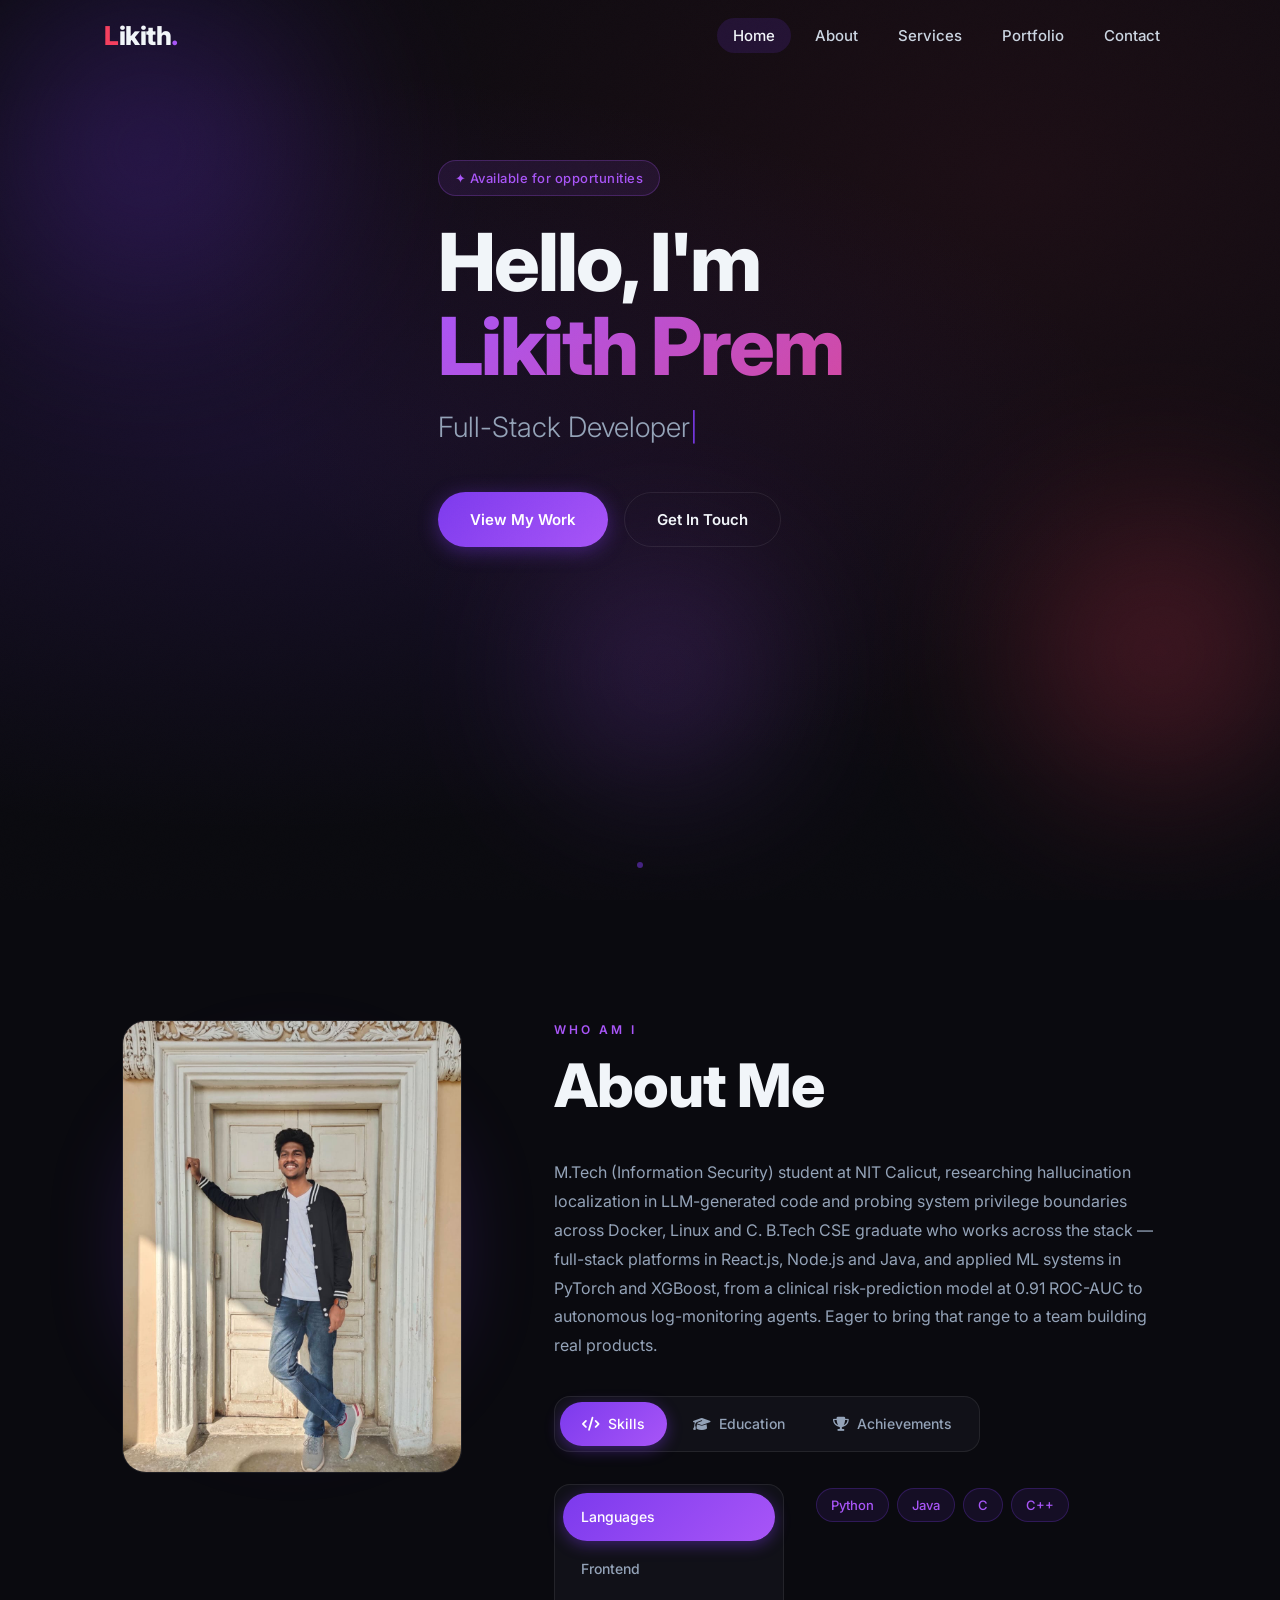
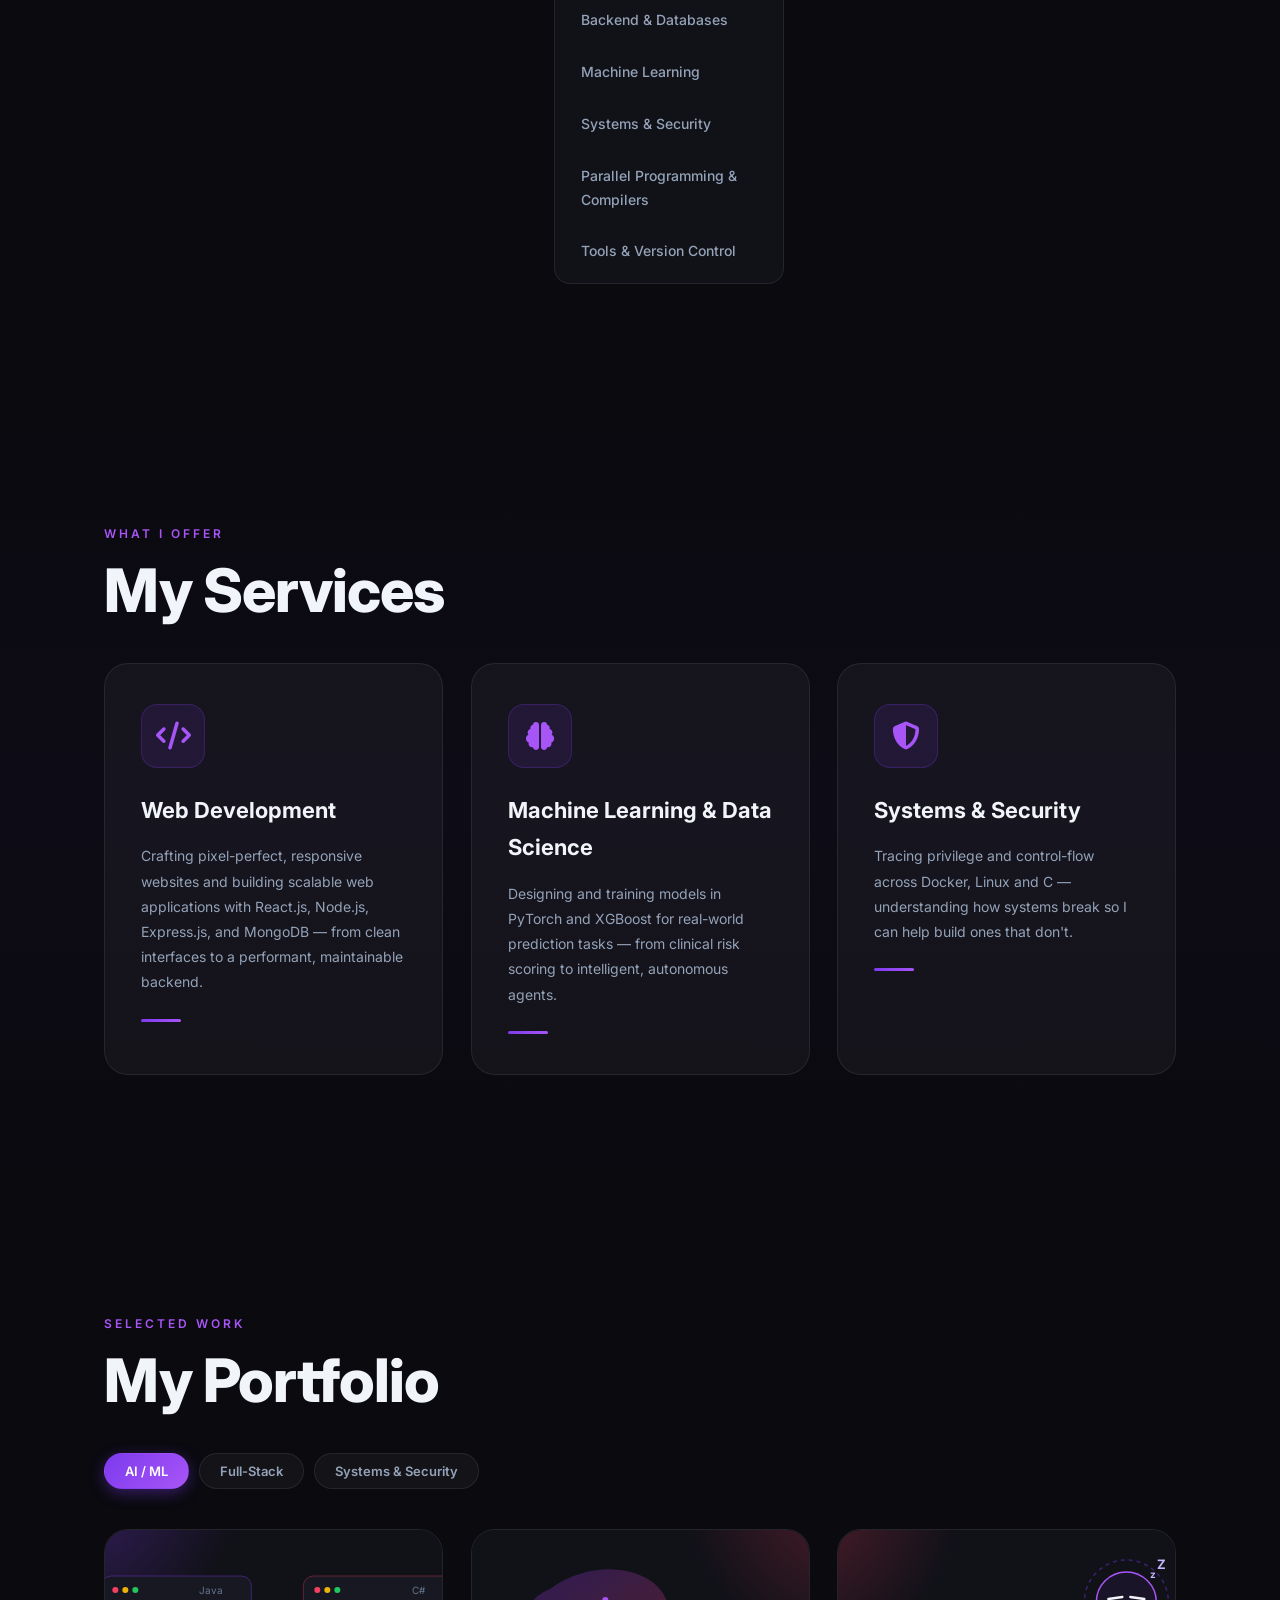
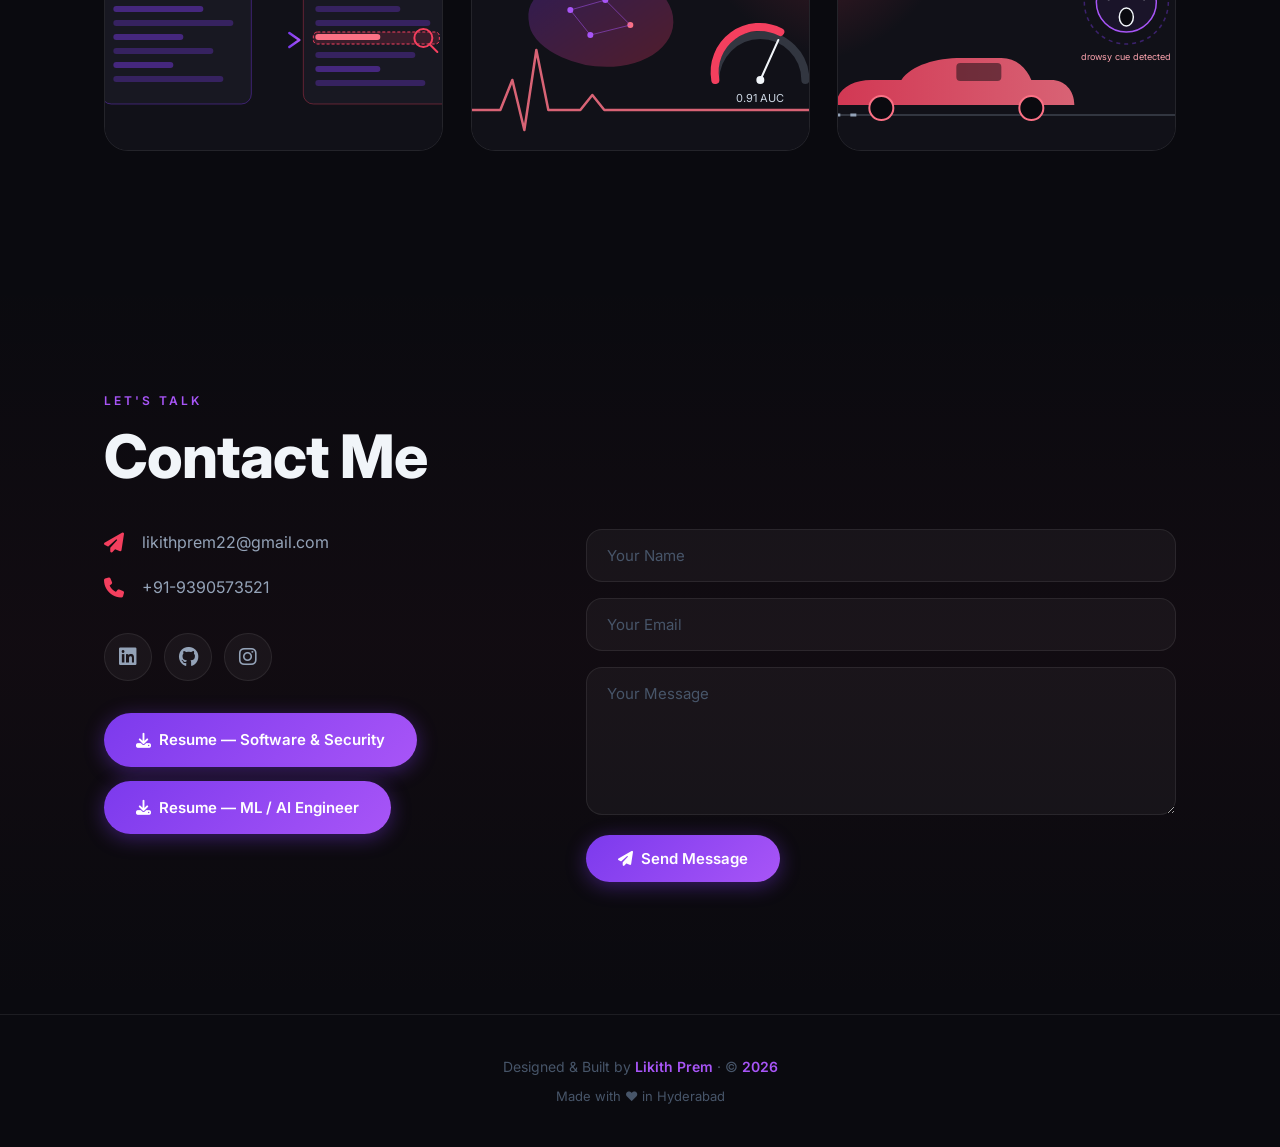
<file: index.html>
<!DOCTYPE html>
<html lang="en">
<head>
    <meta charset="UTF-8">
    <meta name="viewport" content="width=device-width, initial-scale=1.0">
    <meta name="description" content="Likith Prem — M.Tech (Information Security) student at NIT Calicut. Full-stack developer, applied ML engineer, and systems security enthusiast — React.js, Node.js, Java, PyTorch, Docker &amp; Linux.">
    <meta name="keywords" content="Likith Prem, portfolio, NIT Calicut, M.Tech, information security, software engineer, machine learning engineer, ML, AI, web developer, full stack developer, Hyderabad, Java, Python, C++, React, Node.js, MongoDB, PyTorch, XGBoost, Docker, Linux">
    <meta name="author" content="Likith Prem">
    <meta property="og:title" content="Likith Prem — Software Engineer & ML Engineer, NIT Calicut">
    <meta property="og:description" content="Portfolio of Likith Prem — M.Tech (Information Security) student at NIT Calicut and B.Tech CSE graduate, building full-stack web platforms (React.js, Node.js, Java), applied ML systems (PyTorch, XGBoost), and systems security projects (Docker, Linux, C).">
    <title>Likith Prem — Software Engineer & ML Engineer</title>
    <link rel="preconnect" href="https://fonts.googleapis.com">
    <link rel="preconnect" href="https://fonts.gstatic.com" crossorigin>
    <link href="https://fonts.googleapis.com/css2?family=Inter:wght@300;400;500;600;700;800&display=swap" rel="stylesheet">
    <link rel="stylesheet" href="style.css">
    <link rel="icon" type="image/png" href="C (1).png">
    <link rel="apple-touch-icon" href="C (1).png">
    <meta property="og:image" content="mypic.jpg">
    <meta property="og:type" content="website">
    <meta name="twitter:card" content="summary_large_image">
    <meta name="twitter:title" content="Likith Prem — Software Engineer & ML Engineer">
    <meta name="twitter:description" content="Full-stack developer, applied ML engineer & systems security enthusiast — React.js, Node.js, Java, PyTorch, Docker.">
    <meta name="twitter:image" content="mypic.jpg">
    <link rel="stylesheet" href="https://cdnjs.cloudflare.com/ajax/libs/font-awesome/6.5.2/css/all.min.css" crossorigin="anonymous" referrerpolicy="no-referrer">
</head>
<body>
    <div id="scroll-progress"></div>

    <!-- ========== HERO / HEADER ========== -->
    <header id="header">
        <div class="blob blob-1"></div>
        <div class="blob blob-2"></div>
        <div class="blob blob-3"></div>

        <nav id="site-nav">
            <div class="nav-inner">
                <a href="#header" class="logo-text" id="nav-logo" aria-label="Likith Prem"><span class="logo-l">L</span>ikith<span class="logo-dot">.</span></a>
                <ul id="sidemenu">
                    <li><a href="#header" id="nav-home">Home</a></li>
                    <li><a href="#about" id="nav-about">About</a></li>
                    <li><a href="#services" id="nav-services">Services</a></li>
                    <li><a href="#portfolio" id="nav-portfolio">Portfolio</a></li>
                    <li><a href="#contact" id="nav-contact">Contact</a></li>
                    <i class="fa-solid fa-circle-xmark" id="close-menu-btn" onclick="closemenu()"></i>
                </ul>
                <i class="fa-solid fa-bars" id="open-menu-btn" onclick="openmenu()"></i>
            </div>
        </nav>

        <div class="container">
            <div class="header-text">
                <p class="hero-tag hero-anim" style="animation-delay:0.1s">✦ Available for opportunities</p>
                <h1 class="hero-anim" style="animation-delay:0.25s">Hello, I'm<br><span class="gradient-text" id="typed-name">Likith Prem</span></h1>
                <p class="hero-subtitle hero-anim" style="animation-delay:0.4s"><span id="typed-role"></span><span class="cursor-blink">|</span></p>
                <div class="hero-cta hero-anim" style="animation-delay:0.55s">
                    <a href="#portfolio" class="btn btn-primary" id="view-work-btn">View My Work</a>
                    <a href="#contact" class="btn btn-outline" id="contact-hero-btn">Get In Touch</a>
                </div>
            </div>
        </div>

        <div class="scroll-indicator">
            <div class="scroll-dot"></div>
        </div>
    </header>

    <!-- ========== ABOUT ========== -->
    <section id="about">
        <div class="container">
            <div class="row">
                <div class="about-col-1 reveal">
                    <div class="profile-glow-wrapper">
                        <img src="mypic.jpg" alt="Likith Prem" class="profile-img">
                        <div class="profile-glow"></div>
                    </div>
                </div>
                <div class="about-col-2 reveal">
                    <h2 class="section-label">Who Am I</h2>
                    <h1 class="sub-title">About Me</h1>
                    <p class="about-description">M.Tech (Information Security) student at NIT Calicut, researching hallucination localization in LLM-generated code and probing system privilege boundaries across Docker, Linux and C. B.Tech CSE graduate who works across the stack — full-stack platforms in React.js, Node.js and Java, and applied ML systems in PyTorch and XGBoost, from a clinical risk-prediction model at 0.91 ROC-AUC to autonomous log-monitoring agents. Eager to bring that range to a team building real products.</p>

                    <div class="tab-titles">
                        <p class="tab-links active-link" id="tab-skills-btn" onclick="opentab('skills', this)">
                            <i class="fa-solid fa-code"></i> Skills
                        </p>
                        <p class="tab-links" id="tab-edu-btn" onclick="opentab('education', this)">
                            <i class="fa-solid fa-graduation-cap"></i> Education
                        </p>
                        <p class="tab-links" id="tab-ach-btn" onclick="opentab('achievements', this)">
                            <i class="fa-solid fa-trophy"></i> Achievements
                        </p>
                    </div>

                    <div class="tab-contents active-tab" id="skills">
                        <div class="skills-interactive">
                            <div class="skills-categories">
                                <div class="skill-cat active-cat" data-skill-cat="languages">Languages</div>
                                <div class="skill-cat" data-skill-cat="frontend">Frontend</div>
                                <div class="skill-cat" data-skill-cat="backend">Backend &amp; Databases</div>
                                <div class="skill-cat" data-skill-cat="ml">Machine Learning</div>
                                <div class="skill-cat" data-skill-cat="systems">Systems &amp; Security</div>
                                <div class="skill-cat" data-skill-cat="parallel">Parallel Programming &amp; Compilers</div>
                                <div class="skill-cat" data-skill-cat="tools">Tools &amp; Version Control</div>
                            </div>
                            <div class="skills-display">
                                <div class="skill-tags skill-panel active-skill-panel" data-panel="languages">
                                    <span class="tag">Python</span>
                                    <span class="tag">Java</span>
                                    <span class="tag">C</span>
                                    <span class="tag">C++</span>
                                </div>
                                <div class="skill-tags skill-panel" data-panel="frontend">
                                    <span class="tag">JavaScript</span>
                                    <span class="tag">HTML5</span>
                                    <span class="tag">CSS3</span>
                                    <span class="tag">React.js</span>
                                </div>
                                <div class="skill-tags skill-panel" data-panel="backend">
                                    <span class="tag">Node.js</span>
                                    <span class="tag">Express.js</span>
                                    <span class="tag">SQL</span>
                                    <span class="tag">MongoDB</span>
                                </div>
                                <div class="skill-tags skill-panel" data-panel="ml">
                                    <span class="tag">PyTorch</span>
                                    <span class="tag">XGBoost</span>
                                    <span class="tag">Scikit-learn</span>
                                    <span class="tag">LLMs</span>
                                    <span class="tag">GenAI</span>
                                    <span class="tag">Agentic AI Systems</span>
                                </div>
                                <div class="skill-tags skill-panel" data-panel="systems">
                                    <span class="tag">Docker</span>
                                    <span class="tag">Linux</span>
                                    <span class="tag">GDB</span>
                                    <span class="tag">Bash</span>
                                </div>
                                <div class="skill-tags skill-panel" data-panel="parallel">
                                    <span class="tag">OpenMP</span>
                                    <span class="tag">LLVM</span>
                                </div>
                                <div class="skill-tags skill-panel" data-panel="tools">
                                    <span class="tag">Git</span>
                                    <span class="tag">GitHub</span>
                                    <span class="tag">VS Code</span>
                                    <span class="tag">Google Colab</span>
                                    <span class="tag">Jupyter Notebook</span>
                                </div>
                            </div>
                        </div>
                    </div>

                    <div class="tab-contents" id="education">
                        <ul class="timeline">
                            <li class="timeline-item">
                                <span class="timeline-label">2025 – Present</span>
                                <h4>M.Tech — CSE (Information Security) <span class="badge grade">6.98 CGPA</span></h4>
                                <p>National Institute of Technology (NIT) Calicut</p>
                            </li>
                            <li class="timeline-item">
                                <span class="timeline-label">2020 – 2024</span>
                                <h4>B.Tech — Computer Science &amp; Engineering <span class="badge grade">8.30 CGPA</span></h4>
                                <p>Gokaraju Rangaraju Institute of Engineering &amp; Technology (GRIET)</p>
                            </li>
                            <li class="timeline-item">
                                <span class="timeline-label">2017 – 2019</span>
                                <h4>Intermediate | Class XII <span class="badge grade">84.9%</span></h4>
                                <p>Sri Chaitanya Junior Kalasala</p>
                            </li>
                            <li class="timeline-item">
                                <span class="timeline-label">2017</span>
                                <h4>SSC | Class X <span class="badge grade">9.0 CGPA</span></h4>
                                <p>Gowtham Model School</p>
                            </li>
                        </ul>
                    </div>

                    <div class="tab-contents" id="achievements">
                        <div class="achievements-grid">
                            <div class="achieve-card">
                                <h3 data-count-to="300" data-suffix="+">0</h3>
                                <p>Problems solved across LeetCode &amp; GeeksforGeeks</p>
                            </div>
                            <div class="achieve-card">
                                <h3>5★</h3>
                                <p>HackerRank Problem Solving badge</p>
                            </div>
                            <div class="achieve-card">
                                <h3 data-count-to="0.91" data-decimals="2">0</h3>
                                <p>ROC-AUC on hepatic fibrosis risk-prediction model</p>
                            </div>
                            <div class="achieve-card">
                                <h3 data-count-to="81.9" data-decimals="1" data-suffix="%">0</h3>
                                <p>Sensitivity across a 38,438-patient NAFLD cohort</p>
                            </div>
                        </div>
                        <div class="skill-group" style="margin-top:28px">
                            <h4>AICTE–EduSkills</h4>
                            <div class="skill-tags">
                                <span class="tag">AWS Cloud Virtual Internship · 10 Weeks</span>
                            </div>
                        </div>
                        <div class="skill-group" style="margin-top:20px">
                            <h4>Relevant Coursework</h4>
                            <div class="skill-tags">
                                <span class="tag">DBMS</span>
                                <span class="tag">OOPs</span>
                                <span class="tag">Operating Systems</span>
                                <span class="tag">Computer Networks</span>
                            </div>
                        </div>
                    </div>
                </div>
            </div>
        </div>
    </section>

    <!-- ========== SERVICES ========== -->
    <section id="services">
        <div class="container">
            <h2 class="section-label reveal">What I Offer</h2>
            <h1 class="sub-title reveal">My Services</h1>
            <div class="services-list">
                <div class="service-card reveal" id="service-webdev">
                    <div class="service-icon-wrap">
                        <i class="fa-solid fa-code"></i>
                    </div>
                    <h2>Web Development</h2>
                    <p>Crafting pixel-perfect, responsive websites and building scalable web applications with React.js, Node.js, Express.js, and MongoDB — from clean interfaces to a performant, maintainable backend.</p>
                    <div class="service-line"></div>
                </div>
                <div class="service-card reveal" id="service-ml">
                    <div class="service-icon-wrap">
                        <i class="fa-solid fa-brain"></i>
                    </div>
                    <h2>Machine Learning &amp; Data Science</h2>
                    <p>Designing and training models in PyTorch and XGBoost for real-world prediction tasks — from clinical risk scoring to intelligent, autonomous agents.</p>
                    <div class="service-line"></div>
                </div>
                <div class="service-card reveal" id="service-security">
                    <div class="service-icon-wrap">
                        <i class="fa-solid fa-shield-halved"></i>
                    </div>
                    <h2>Systems &amp; Security</h2>
                    <p>Tracing privilege and control-flow across Docker, Linux and C — understanding how systems break so I can help build ones that don't.</p>
                    <div class="service-line"></div>
                </div>
            </div>
        </div>
    </section>

    <!-- ========== PORTFOLIO ========== -->
    <section id="portfolio">
        <div class="container">
            <h2 class="section-label reveal">Selected Work</h2>
            <h1 class="sub-title reveal">My Portfolio</h1>

            <div class="portfolio-filters reveal">
                <button class="filter-btn active-filter" data-filter="ai-ml">AI / ML</button>
                <button class="filter-btn" data-filter="fullstack">Full-Stack</button>
                <button class="filter-btn" data-filter="systems">Systems &amp; Security</button>
            </div>

            <div class="work-list">
                <div class="work reveal" id="project-hallucination" data-category="ai-ml">
                    <div class="work-visual">
                        <svg viewBox="0 0 400 220" preserveAspectRatio="xMidYMid slice" xmlns="http://www.w3.org/2000/svg" role="img" aria-label="Diagram of a Java code window translating to C# with a flagged hallucinated line">
                            <defs>
                                <radialGradient id="glowHall" cx="20%" cy="20%" r="60%">
                                    <stop offset="0%" stop-color="#7c3aed" stop-opacity="0.35"/>
                                    <stop offset="100%" stop-color="#7c3aed" stop-opacity="0"/>
                                </radialGradient>
                                <linearGradient id="lineHall" x1="0" y1="0" x2="1" y2="0">
                                    <stop offset="0%" stop-color="#7c3aed"/>
                                    <stop offset="100%" stop-color="#a855f7"/>
                                </linearGradient>
                            </defs>
                            <rect width="400" height="220" fill="#111118"/>
                            <circle cx="80" cy="40" r="140" fill="url(#glowHall)"/>
                            <rect x="28" y="46" width="150" height="128" rx="10" fill="#181822" stroke="rgba(124,58,237,0.4)"/>
                            <circle cx="42" cy="60" r="3" fill="#f43f5e"/>
                            <circle cx="52" cy="60" r="3" fill="#eab308"/>
                            <circle cx="62" cy="60" r="3" fill="#22c55e"/>
                            <text x="150" y="64" text-anchor="end" font-family="Inter,sans-serif" font-size="10" fill="#64748b">Java</text>
                            <rect x="40" y="76" width="90" height="6" rx="3" fill="rgba(124,58,237,0.45)"/>
                            <rect x="40" y="90" width="120" height="6" rx="3" fill="rgba(124,58,237,0.3)"/>
                            <rect x="40" y="104" width="70" height="6" rx="3" fill="rgba(124,58,237,0.45)"/>
                            <rect x="40" y="118" width="100" height="6" rx="3" fill="rgba(124,58,237,0.3)"/>
                            <rect x="40" y="132" width="60" height="6" rx="3" fill="rgba(124,58,237,0.45)"/>
                            <rect x="40" y="146" width="110" height="6" rx="3" fill="rgba(124,58,237,0.3)"/>
                            <path d="M182 110 H222" stroke="url(#lineHall)" stroke-width="2.5" fill="none"/>
                            <path d="M216 103 L226 110 L216 117" stroke="url(#lineHall)" stroke-width="2.5" fill="none" stroke-linecap="round" stroke-linejoin="round"/>
                            <rect x="230" y="46" width="150" height="128" rx="10" fill="#181822" stroke="rgba(244,63,94,0.35)"/>
                            <circle cx="244" cy="60" r="3" fill="#f43f5e"/>
                            <circle cx="254" cy="60" r="3" fill="#eab308"/>
                            <circle cx="264" cy="60" r="3" fill="#22c55e"/>
                            <text x="352" y="64" text-anchor="end" font-family="Inter,sans-serif" font-size="10" fill="#64748b">C#</text>
                            <rect x="242" y="76" width="85" height="6" rx="3" fill="rgba(124,58,237,0.3)"/>
                            <rect x="242" y="90" width="115" height="6" rx="3" fill="rgba(124,58,237,0.3)"/>
                            <rect x="240" y="102" width="126" height="12" rx="4" fill="rgba(244,63,94,0.15)" stroke="#f43f5e" stroke-width="1" stroke-dasharray="3 2"/>
                            <rect x="242" y="104" width="65" height="6" rx="3" fill="#fb7185"/>
                            <rect x="242" y="122" width="100" height="6" rx="3" fill="rgba(124,58,237,0.3)"/>
                            <rect x="242" y="136" width="65" height="6" rx="3" fill="rgba(124,58,237,0.45)"/>
                            <rect x="242" y="150" width="110" height="6" rx="3" fill="rgba(124,58,237,0.3)"/>
                            <circle cx="350" cy="108" r="9" fill="none" stroke="#f43f5e" stroke-width="2"/>
                            <line x1="356" y1="114" x2="364" y2="122" stroke="#f43f5e" stroke-width="2" stroke-linecap="round"/>
                        </svg>
                    </div>
                    <div class="layer">
                        <h3>Hallucination Localization in Code Translation <span class="badge">Ongoing</span></h3>
                        <p>Token-level system to pinpoint knowledge-conflicting hallucinations in LLM-generated Java→C# translations using entropy signals from StarCoder2. Building an annotated dataset labeled with exact line/token indices, evaluated with precision, recall &amp; Top-K accuracy.</p>
                        <p class="layer-stack">Python · StarCoder2 · LLMs · Dataset Annotation</p>
                        <a href="https://github.com/Likithprem22" target="_blank" rel="noopener" aria-label="View GitHub profile — repo not yet public">
                            <i class="fa-solid fa-arrow-up-right-from-square"></i>
                        </a>
                    </div>
                </div>
                <div class="work reveal" id="project-fibrosis" data-category="ai-ml">
                    <div class="work-visual">
                        <svg viewBox="0 0 400 220" preserveAspectRatio="xMidYMid slice" xmlns="http://www.w3.org/2000/svg" role="img" aria-label="Diagram of a clinical data network with an ECG line and a risk gauge reading 0.91 AUC">
                            <defs>
                                <radialGradient id="glowFib" cx="80%" cy="20%" r="60%">
                                    <stop offset="0%" stop-color="#f43f5e" stop-opacity="0.3"/>
                                    <stop offset="100%" stop-color="#f43f5e" stop-opacity="0"/>
                                </radialGradient>
                                <linearGradient id="organFib" x1="0" y1="0" x2="1" y2="1">
                                    <stop offset="0%" stop-color="#7c3aed"/>
                                    <stop offset="100%" stop-color="#f43f5e"/>
                                </linearGradient>
                            </defs>
                            <rect width="400" height="220" fill="#111118"/>
                            <circle cx="330" cy="40" r="150" fill="url(#glowFib)"/>
                            <polyline points="20,180 60,180 72,150 84,200 96,120 108,180 140,180 152,165 164,180 400,180" fill="none" stroke="#fb7185" stroke-width="2.5" stroke-linecap="round" stroke-linejoin="round" opacity="0.85"/>
                            <path d="M110 60 C150 30,210 35,225 70 C245 100,220 130,180 135 C140 140,95 120,90 95 C87 80,90 68,110 60 Z" fill="url(#organFib)" opacity="0.28" stroke="url(#organFib)" stroke-width="2"/>
                            <circle cx="130" cy="80" r="3" fill="#a855f7"/>
                            <circle cx="165" cy="70" r="3" fill="#a855f7"/>
                            <circle cx="190" cy="95" r="3" fill="#fb7185"/>
                            <circle cx="150" cy="105" r="3" fill="#a855f7"/>
                            <line x1="130" y1="80" x2="165" y2="70" stroke="rgba(168,85,247,0.5)" stroke-width="1"/>
                            <line x1="165" y1="70" x2="190" y2="95" stroke="rgba(168,85,247,0.5)" stroke-width="1"/>
                            <line x1="150" y1="105" x2="190" y2="95" stroke="rgba(168,85,247,0.5)" stroke-width="1"/>
                            <line x1="130" y1="80" x2="150" y2="105" stroke="rgba(168,85,247,0.5)" stroke-width="1"/>
                            <g transform="translate(320,140)">
                                <path d="M -45 10 A 45 45 0 0 1 45 10" fill="none" stroke="rgba(148,163,184,0.25)" stroke-width="8" stroke-linecap="round"/>
                                <path d="M -45 10 A 45 45 0 0 1 20 -38" fill="none" stroke="#f43f5e" stroke-width="8" stroke-linecap="round"/>
                                <line x1="0" y1="10" x2="18" y2="-30" stroke="#f1f5f9" stroke-width="2" stroke-linecap="round"/>
                                <circle cx="0" cy="10" r="4" fill="#f1f5f9"/>
                                <text x="0" y="32" text-anchor="middle" font-family="Inter,sans-serif" font-size="11" fill="#cbd5e1">0.91 AUC</text>
                            </g>
                        </svg>
                    </div>
                    <div class="layer">
                        <h3>Hepatic Fibrosis Risk Prediction</h3>
                        <p>Multi-task deep learning model predicting hepatic fibrosis risk from EHR data, benchmarked against a nested XGBoost baseline on a 38,438-patient NAFLD cohort. Reached 81.90% sensitivity and 0.91 ROC-AUC on noisy clinical labels.</p>
                        <p class="layer-stack">Python · PyTorch · XGBoost · Clinical Data</p>
                        <a href="https://github.com/Likithprem22" target="_blank" rel="noopener" aria-label="View GitHub profile">
                            <i class="fa-solid fa-arrow-up-right-from-square"></i>
                        </a>
                    </div>
                </div>
                <div class="work reveal" id="project-nitc-ams" data-category="fullstack">
                    <div class="work-visual">
                        <svg viewBox="0 0 400 220" preserveAspectRatio="xMidYMid slice" xmlns="http://www.w3.org/2000/svg" role="img" aria-label="Diagram of a dashboard browser window with a bar chart, a checklist, and a seating grid">
                            <defs>
                                <linearGradient id="barNitc" x1="0" y1="1" x2="0" y2="0">
                                    <stop offset="0%" stop-color="#7c3aed"/>
                                    <stop offset="100%" stop-color="#a855f7"/>
                                </linearGradient>
                                <radialGradient id="glowNitc" cx="20%" cy="80%" r="60%">
                                    <stop offset="0%" stop-color="#f43f5e" stop-opacity="0.25"/>
                                    <stop offset="100%" stop-color="#f43f5e" stop-opacity="0"/>
                                </radialGradient>
                            </defs>
                            <rect width="400" height="220" fill="#111118"/>
                            <circle cx="60" cy="190" r="140" fill="url(#glowNitc)"/>
                            <rect x="30" y="30" width="340" height="160" rx="10" fill="#181822" stroke="rgba(124,58,237,0.35)"/>
                            <rect x="30" y="30" width="340" height="24" rx="10" fill="#1f1f2c"/>
                            <circle cx="46" cy="42" r="3" fill="#f43f5e"/>
                            <circle cx="56" cy="42" r="3" fill="#eab308"/>
                            <circle cx="66" cy="42" r="3" fill="#22c55e"/>
                            <rect x="90" y="37" width="180" height="10" rx="5" fill="rgba(148,163,184,0.15)"/>
                            <rect x="55" y="120" width="18" height="45" rx="3" fill="url(#barNitc)"/>
                            <rect x="80" y="100" width="18" height="65" rx="3" fill="url(#barNitc)" opacity="0.8"/>
                            <rect x="105" y="135" width="18" height="30" rx="3" fill="url(#barNitc)" opacity="0.6"/>
                            <rect x="130" y="90" width="18" height="75" rx="3" fill="url(#barNitc)"/>
                            <rect x="180" y="95" width="12" height="12" rx="3" fill="none" stroke="#a855f7" stroke-width="1.5"/>
                            <path d="M182 101 L186 105 L190 97" stroke="#22c55e" stroke-width="1.6" fill="none" stroke-linecap="round" stroke-linejoin="round"/>
                            <rect x="198" y="98" width="90" height="6" rx="3" fill="rgba(148,163,184,0.2)"/>
                            <rect x="180" y="118" width="12" height="12" rx="3" fill="none" stroke="#a855f7" stroke-width="1.5"/>
                            <path d="M182 124 L186 128 L190 120" stroke="#22c55e" stroke-width="1.6" fill="none" stroke-linecap="round" stroke-linejoin="round"/>
                            <rect x="198" y="121" width="70" height="6" rx="3" fill="rgba(148,163,184,0.2)"/>
                            <rect x="180" y="141" width="12" height="12" rx="3" fill="none" stroke="rgba(148,163,184,0.4)" stroke-width="1.5"/>
                            <rect x="198" y="144" width="80" height="6" rx="3" fill="rgba(148,163,184,0.2)"/>
                            <g fill="rgba(168,85,247,0.35)" stroke="#a855f7" stroke-width="0.6">
                                <rect x="300" y="95" width="14" height="14" rx="2"/>
                                <rect x="318" y="95" width="14" height="14" rx="2"/>
                                <rect x="336" y="95" width="14" height="14" rx="2"/>
                                <rect x="300" y="113" width="14" height="14" rx="2" fill="rgba(244,63,94,0.35)" stroke="#f43f5e"/>
                                <rect x="318" y="113" width="14" height="14" rx="2"/>
                                <rect x="336" y="113" width="14" height="14" rx="2"/>
                                <rect x="300" y="131" width="14" height="14" rx="2"/>
                                <rect x="318" y="131" width="14" height="14" rx="2" fill="rgba(244,63,94,0.35)" stroke="#f43f5e"/>
                                <rect x="336" y="131" width="14" height="14" rx="2"/>
                            </g>
                        </svg>
                    </div>
                    <div class="layer">
                        <h3>NITC Assessment Management System</h3>
                        <p>MERN platform for academic evaluations at NIT Calicut — NITC-email faculty auth, CSV/Excel bulk candidate &amp; evaluator import, random/manual evaluator mapping, auto seating arrangement, and score-entry dashboards.</p>
                        <p class="layer-stack">React.js · Node.js · Express.js · MongoDB</p>
                        <a href="https://github.com/Likithprem22/Assessment-Management-System" target="_blank" rel="noopener" aria-label="View NITC Assessment Management System on GitHub">
                            <i class="fa-solid fa-arrow-up-right-from-square"></i>
                        </a>
                    </div>
                </div>
                <div class="work reveal" id="project-logsentinel" data-category="systems">
                    <div class="work-visual">
                        <svg viewBox="0 0 400 220" preserveAspectRatio="xMidYMid slice" xmlns="http://www.w3.org/2000/svg" role="img" aria-label="Diagram of a terminal streaming severity-tagged log lines next to a shield badge">
                            <defs>
                                <radialGradient id="glowLog" cx="80%" cy="15%" r="60%">
                                    <stop offset="0%" stop-color="#7c3aed" stop-opacity="0.3"/>
                                    <stop offset="100%" stop-color="#7c3aed" stop-opacity="0"/>
                                </radialGradient>
                                <linearGradient id="shieldLog" x1="0" y1="0" x2="0" y2="1">
                                    <stop offset="0%" stop-color="#a855f7"/>
                                    <stop offset="100%" stop-color="#7c3aed"/>
                                </linearGradient>
                            </defs>
                            <rect width="400" height="220" fill="#111118"/>
                            <circle cx="340" cy="30" r="150" fill="url(#glowLog)"/>
                            <rect x="28" y="34" width="290" height="152" rx="10" fill="#0d0d13" stroke="rgba(124,58,237,0.35)"/>
                            <rect x="28" y="34" width="290" height="22" rx="10" fill="#181822"/>
                            <circle cx="43" cy="45" r="3" fill="#f43f5e"/>
                            <circle cx="53" cy="45" r="3" fill="#eab308"/>
                            <circle cx="63" cy="45" r="3" fill="#22c55e"/>
                            <g font-family="'Courier New', Courier, monospace" font-size="10">
                                <circle cx="45" cy="72" r="3" fill="#22c55e"/>
                                <text x="55" y="76" fill="#94a3b8">INFO  agent heartbeat ok</text>
                                <circle cx="45" cy="92" r="3" fill="#22c55e"/>
                                <text x="55" y="96" fill="#94a3b8">INFO  utility score 0.12</text>
                                <circle cx="45" cy="112" r="3" fill="#eab308"/>
                                <text x="55" y="116" fill="#cbd5e1">WARN  anomaly threshold near</text>
                                <circle cx="45" cy="132" r="3" fill="#f43f5e"/>
                                <text x="55" y="136" fill="#fecaca">ERROR spike detected: alert</text>
                                <circle cx="45" cy="152" r="3" fill="#22c55e"/>
                                <text x="55" y="156" fill="#94a3b8">INFO  alert dispatched</text>
                            </g>
                            <g transform="translate(348,108) scale(0.9)">
                                <path d="M0 -35 L30 -22 V8 C30 30 15 42 0 48 C-15 42 -30 30 -30 8 V-22 Z" fill="url(#shieldLog)" opacity="0.9"/>
                                <path d="M-13 5 L-3 15 L15 -8" stroke="#0a0a0f" stroke-width="4" fill="none" stroke-linecap="round" stroke-linejoin="round"/>
                            </g>
                        </svg>
                    </div>
                    <div class="layer">
                        <h3>LogSentinel</h3>
                        <p>Autonomous log-monitoring agent that uses utility-based reasoning over structured tool outputs to detect abnormal system behavior, with traceable step-by-step execution and severity-categorized alerts (INFO/WARN/ERROR).</p>
                        <p class="layer-stack">Python · Intelligent Agent Design · Utility-Based Reasoning</p>
                        <a href="https://github.com/Likithprem22/Logsentinal" target="_blank" rel="noopener" aria-label="View LogSentinel on GitHub">
                            <i class="fa-solid fa-arrow-up-right-from-square"></i>
                        </a>
                    </div>
                </div>
                <div class="work reveal" id="project-privlab" data-category="systems">
                    <div class="work-visual">
                        <svg viewBox="0 0 400 220" preserveAspectRatio="xMidYMid slice" xmlns="http://www.w3.org/2000/svg" role="img" aria-label="Diagram of a Docker container, Linux file permissions, and a GDB stack trace representing three layers of system privilege">
                            <defs>
                                <radialGradient id="glowSec" cx="50%" cy="10%" r="70%">
                                    <stop offset="0%" stop-color="#7c3aed" stop-opacity="0.3"/>
                                    <stop offset="100%" stop-color="#7c3aed" stop-opacity="0"/>
                                </radialGradient>
                            </defs>
                            <rect width="400" height="220" fill="#111118"/>
                            <circle cx="200" cy="20" r="160" fill="url(#glowSec)"/>
                            <rect x="20" y="40" width="110" height="140" rx="10" fill="#181822" stroke="rgba(124,58,237,0.4)"/>
                            <text x="75" y="58" text-anchor="middle" font-family="Inter,sans-serif" font-size="10" fill="#64748b">docker</text>
                            <rect x="38" y="70" width="74" height="50" rx="6" fill="rgba(124,58,237,0.15)" stroke="#a855f7" stroke-width="1.2"/>
                            <rect x="48" y="80" width="18" height="14" rx="2" fill="rgba(168,85,247,0.5)"/>
                            <rect x="70" y="80" width="18" height="14" rx="2" fill="rgba(168,85,247,0.3)"/>
                            <rect x="48" y="98" width="40" height="10" rx="2" fill="rgba(168,85,247,0.35)"/>
                            <g transform="translate(75,145)">
                                <path d="M-9 -3 a9 9 0 0 1 18 0 v5 h-18z" fill="none" stroke="#22c55e" stroke-width="2"/>
                                <rect x="-11" y="2" width="22" height="16" rx="2" fill="#0d0d13" stroke="#22c55e" stroke-width="2"/>
                            </g>
                            <text x="75" y="172" text-anchor="middle" font-family="Inter,sans-serif" font-size="8" fill="#94a3b8">container user</text>
                            <path d="M136 110 H154" stroke="#a855f7" stroke-width="2" fill="none"/>
                            <path d="M148 104 L158 110 L148 116" stroke="#a855f7" stroke-width="2" fill="none" stroke-linecap="round" stroke-linejoin="round"/>
                            <rect x="160" y="40" width="110" height="140" rx="10" fill="#181822" stroke="rgba(244,63,94,0.35)"/>
                            <text x="215" y="58" text-anchor="middle" font-family="Inter,sans-serif" font-size="10" fill="#64748b">chmod</text>
                            <text x="182" y="100" font-family="'Courier New', Courier, monospace" font-size="13" fill="#94a3b8">-rwx</text>
                            <text x="182" y="118" font-family="'Courier New', Courier, monospace" font-size="13" fill="#94a3b8">r-x</text>
                            <text x="182" y="136" font-family="'Courier New', Courier, monospace" font-size="13" fill="#f43f5e">r-x</text>
                            <circle cx="248" cy="132" r="5" fill="none" stroke="#f43f5e" stroke-width="1.5"/>
                            <text x="215" y="160" text-anchor="middle" font-family="Inter,sans-serif" font-size="8" fill="#fda4af">world-writable?</text>
                            <path d="M276 110 H294" stroke="#a855f7" stroke-width="2" fill="none"/>
                            <path d="M288 104 L298 110 L288 116" stroke="#a855f7" stroke-width="2" fill="none" stroke-linecap="round" stroke-linejoin="round"/>
                            <rect x="300" y="40" width="80" height="140" rx="10" fill="#181822" stroke="rgba(124,58,237,0.4)"/>
                            <text x="340" y="58" text-anchor="middle" font-family="Inter,sans-serif" font-size="10" fill="#64748b">gdb</text>
                            <rect x="312" y="68" width="56" height="16" rx="2" fill="rgba(148,163,184,0.15)"/>
                            <rect x="312" y="88" width="56" height="16" rx="2" fill="rgba(148,163,184,0.15)"/>
                            <rect x="312" y="108" width="56" height="16" rx="2" fill="rgba(244,63,94,0.2)" stroke="#f43f5e" stroke-width="1" stroke-dasharray="2 2"/>
                            <text x="340" y="119" text-anchor="middle" font-family="monospace" font-size="7.5" fill="#fecaca">ret addr</text>
                            <text x="340" y="150" text-anchor="middle" font-family="Inter,sans-serif" font-size="8" fill="#94a3b8">control-flow trace</text>
                        </svg>
                    </div>
                    <div class="layer">
                        <h3>System Privilege Security Lab</h3>
                        <p>Explored how access and privilege are controlled across three system layers — container users in Docker, file permissions in Linux, and program control-flow in C. Set up isolated environments to test each layer, tracing execution to see how unchecked input could hijack a running program.</p>
                        <p class="layer-stack">Docker · Linux · C · GDB · Bash</p>
                        <a href="https://github.com/Likithprem22" target="_blank" rel="noopener" aria-label="View GitHub profile">
                            <i class="fa-solid fa-arrow-up-right-from-square"></i>
                        </a>
                    </div>
                </div>
                <div class="work reveal" id="project-fatigue" data-category="ai-ml">
                    <div class="work-visual">
                        <svg viewBox="0 0 400 220" preserveAspectRatio="xMidYMid slice" xmlns="http://www.w3.org/2000/svg" role="img" aria-label="Diagram of a car silhouette on a road with a facial-landmark scan detecting drowsiness">
                            <defs>
                                <radialGradient id="glowCar" cx="20%" cy="20%" r="60%">
                                    <stop offset="0%" stop-color="#f43f5e" stop-opacity="0.3"/>
                                    <stop offset="100%" stop-color="#f43f5e" stop-opacity="0"/>
                                </radialGradient>
                                <linearGradient id="carBody" x1="0" y1="0" x2="1" y2="0">
                                    <stop offset="0%" stop-color="#f43f5e"/>
                                    <stop offset="100%" stop-color="#fb7185"/>
                                </linearGradient>
                            </defs>
                            <rect width="400" height="220" fill="#111118"/>
                            <circle cx="70" cy="50" r="140" fill="url(#glowCar)"/>
                            <line x1="0" y1="185" x2="400" y2="185" stroke="rgba(148,163,184,0.25)" stroke-width="2"/>
                            <line x1="20" y1="185" x2="50" y2="185" stroke="#94a3b8" stroke-width="3" stroke-dasharray="14 10"/>
                            <path d="M30 175 C30 160 45 150 65 150 L95 150 C105 135 130 128 155 128 L195 128 C210 128 220 138 225 150 L245 150 C258 150 268 160 268 175 Z" fill="url(#carBody)" opacity="0.85"/>
                            <circle cx="75" cy="178" r="12" fill="#0a0a0f" stroke="#fb7185" stroke-width="2"/>
                            <circle cx="225" cy="178" r="12" fill="#0a0a0f" stroke="#fb7185" stroke-width="2"/>
                            <rect x="150" y="133" width="45" height="18" rx="4" fill="rgba(10,10,15,0.5)"/>
                            <g transform="translate(320,72)">
                                <circle r="42" fill="none" stroke="rgba(124,58,237,0.4)" stroke-width="1.5" stroke-dasharray="4 4"/>
                                <circle r="30" fill="rgba(124,58,237,0.08)" stroke="#a855f7" stroke-width="1.5"/>
                                <line x1="-18" y1="-3" x2="-4" y2="-5" stroke="#f1f5f9" stroke-width="2.4" stroke-linecap="round"/>
                                <line x1="4" y1="-5" x2="18" y2="-3" stroke="#f1f5f9" stroke-width="2.4" stroke-linecap="round"/>
                                <ellipse cx="0" cy="15" rx="7" ry="9" fill="#0a0a0f" stroke="#f1f5f9" stroke-width="1.5"/>
                                <text x="24" y="-24" font-family="Inter,sans-serif" font-size="10" fill="#c4b5fd" font-weight="700">z</text>
                                <text x="31" y="-33" font-family="Inter,sans-serif" font-size="13" fill="#c4b5fd" font-weight="700">Z</text>
                                <text x="0" y="58" text-anchor="middle" font-family="Inter,sans-serif" font-size="9" fill="#fda4af">drowsy cue detected</text>
                            </g>
                        </svg>
                    </div>
                    <div class="layer">
                        <h3>Driver Fatigue Detection</h3>
                        <p>Combines Local Binary Pattern (LBP) texture analysis with CNNs to detect driver fatigue cues like yawning from facial images, improving road safety.</p>
                        <p class="layer-stack">Machine Learning · Deep Learning · LBP · CNN</p>
                        <a href="https://github.com/Likithprem22/Driver-Fatigue" target="_blank" rel="noopener" aria-label="View Driver Fatigue Detection on GitHub">
                            <i class="fa-solid fa-arrow-up-right-from-square"></i>
                        </a>
                    </div>
                </div>
            </div>
        </div>
    </section>

    <!-- ========== CONTACT ========== -->
    <section id="contact">
        <div class="container">
            <h2 class="section-label reveal">Let's Talk</h2>
            <h1 class="sub-title reveal">Contact Me</h1>
            <div class="row">
                <div class="contact-left reveal">
                    <p><i class="fa-solid fa-paper-plane"></i>likithprem22@gmail.com</p>
                    <p><i class="fa-solid fa-phone"></i>+91-9390573521</p>
                    <div class="social-icons">
                        <a href="https://www.linkedin.com/in/cheema-likith-prem/" target="_blank" rel="noopener" aria-label="LinkedIn" id="social-linkedin">
                            <i class="fa-brands fa-linkedin"></i>
                        </a>
                        <a href="https://github.com/Likithprem22" target="_blank" rel="noopener" aria-label="GitHub" id="social-github">
                            <i class="fa-brands fa-github"></i>
                        </a>
                        <a href="https://www.instagram.com/likithprem22/" target="_blank" rel="noopener" aria-label="Instagram" id="social-instagram">
                            <i class="fa-brands fa-instagram"></i>
                        </a>
                    </div>
                    <div class="resume-downloads">
                        <a href="Resume.pdf" download class="btn btn-primary" id="resume-download-btn">
                            <i class="fa-solid fa-download"></i> Resume — Software &amp; Security
                        </a>
                        <a href="Resume-MLEngineer.pdf" download class="btn btn-primary" id="resume-download-ml-btn">
                            <i class="fa-solid fa-download"></i> Resume — ML / AI Engineer
                        </a>
                    </div>
                </div>
                <div class="contact-right reveal">
                    <form name="submit-to-google-sheet" id="contact-form">
                        <input type="text" name="Name" placeholder="Your Name" required id="form-name">
                        <input type="email" name="email" placeholder="Your Email" required id="form-email">
                        <textarea name="Message" rows="6" placeholder="Your Message" id="form-message"></textarea>
                        <button type="submit" class="btn btn-primary" id="form-submit-btn">
                            <i class="fa-solid fa-paper-plane"></i> Send Message
                        </button>
                    </form>
                    <span id="msg"></span>
                </div>
            </div>
        </div>
    </section>

    <!-- ========== FOOTER ========== -->
    <footer class="footer">
        <div class="container">
            <p>Designed & Built by <span>Likith Prem</span> · © <span id="year"></span></p>
            <p class="footer-sub">Made with ❤️ in Hyderabad</p>
        </div>
    </footer>

    <!-- ========== SCRIPTS ========== -->
    <script>
        // ── Set current year in footer
        document.getElementById('year').textContent = new Date().getFullYear();

        // ── Tab switcher
        var tablinks = document.getElementsByClassName("tab-links");
        var tabcontents = document.getElementsByClassName("tab-contents");
        function opentab(tabname, el) {
            for (var tablink of tablinks) tablink.classList.remove("active-link");
            for (var tabcontent of tabcontents) tabcontent.classList.remove("active-tab");
            el.classList.add("active-link");
            document.getElementById(tabname).classList.add("active-tab");
        }

        // ── Mobile menu
        var sidemenu = document.getElementById("sidemenu");
        function openmenu() { sidemenu.style.right = "0"; }
        function closemenu() { sidemenu.style.right = "-250px"; }

        // ── Nav glass state + scroll progress bar
        const siteNav = document.getElementById('site-nav');
        const progressBar = document.getElementById('scroll-progress');
        window.addEventListener('scroll', () => {
            siteNav.classList.toggle('nav-scrolled', window.scrollY > 40);
            const docHeight = document.documentElement.scrollHeight - window.innerHeight;
            const pct = docHeight > 0 ? (window.scrollY / docHeight) * 100 : 0;
            if (progressBar) progressBar.style.width = pct + '%';
        }, { passive: true });

        // ── Mouse-parallax hero blobs
        const blobs = document.querySelectorAll('.blob');
        document.getElementById('header').addEventListener('mousemove', (e) => {
            const x = (e.clientX / window.innerWidth - 0.5) * 2;
            const y = (e.clientY / window.innerHeight - 0.5) * 2;
            blobs.forEach((blob, i) => {
                const strength = (i + 1) * 10;
                blob.style.transform = `translate(${x * strength}px, ${y * strength}px)`;
            });
        });

        // ── Cursor-spotlight + 3D tilt on cards
        const tiltCards = document.querySelectorAll('.service-card, .work');
        const glowCards = document.querySelectorAll('.service-card, .work, .achieve-card, .timeline-item');
        glowCards.forEach(card => {
            card.addEventListener('mousemove', (e) => {
                const rect = card.getBoundingClientRect();
                const mx = e.clientX - rect.left;
                const my = e.clientY - rect.top;
                card.style.setProperty('--mx', mx + 'px');
                card.style.setProperty('--my', my + 'px');
                if (tiltCards.length && [...tiltCards].includes(card)) {
                    const px = (mx / rect.width) - 0.5;
                    const py = (my / rect.height) - 0.5;
                    const lift = card.classList.contains('work') ? -6 : -8;
                    card.style.transform = `translateY(${lift}px) rotateX(${(-py * 6).toFixed(2)}deg) rotateY(${(px * 6).toFixed(2)}deg)`;
                }
            });
            card.addEventListener('mouseleave', () => {
                if (tiltCards.length && [...tiltCards].includes(card)) card.style.transform = '';
            });
        });

        // ── Animated count-up stats
        const countEls = document.querySelectorAll('[data-count-to]');
        const countObserver = new IntersectionObserver((entries) => {
            entries.forEach(entry => {
                if (!entry.isIntersecting) return;
                const el = entry.target;
                const target = parseFloat(el.getAttribute('data-count-to'));
                const decimals = parseInt(el.getAttribute('data-decimals') || '0', 10);
                const suffix = el.getAttribute('data-suffix') || '';
                const duration = 1400;
                const start = performance.now();
                function tick(now) {
                    const progress = Math.min((now - start) / duration, 1);
                    const eased = 1 - Math.pow(1 - progress, 3);
                    const value = target * eased;
                    el.textContent = value.toFixed(decimals) + suffix;
                    if (progress < 1) requestAnimationFrame(tick);
                    else el.textContent = target.toFixed(decimals) + suffix;
                }
                requestAnimationFrame(tick);
                countObserver.unobserve(el);
            });
        }, { threshold: 0.4 });
        countEls.forEach(el => countObserver.observe(el));

        // ── Typing effect for role
        const roles = ["Full-Stack Developer", "ML / AI Engineer", "Systems Security Enthusiast", "Software Engineer"];
        let roleIndex = 0, charIndex = 0, isDeleting = false;
        function typeRole() {
            const el = document.getElementById("typed-role");
            const current = roles[roleIndex];
            if (isDeleting) {
                el.textContent = current.substring(0, charIndex--);
            } else {
                el.textContent = current.substring(0, charIndex++);
            }
            if (!isDeleting && charIndex === current.length + 1) {
                isDeleting = true;
                setTimeout(typeRole, 1800);
            } else if (isDeleting && charIndex === 0) {
                isDeleting = false;
                roleIndex = (roleIndex + 1) % roles.length;
                setTimeout(typeRole, 400);
            } else {
                setTimeout(typeRole, isDeleting ? 60 : 100);
            }
        }
        typeRole();

        // ── Portfolio filter
        const filterBtns = document.querySelectorAll('.filter-btn');
        const workItems = document.querySelectorAll('.work');
        function applyFilter(filter) {
            workItems.forEach(item => {
                const cats = (item.getAttribute('data-category') || '').split(' ');
                item.style.display = cats.includes(filter) ? '' : 'none';
            });
        }
        filterBtns.forEach(btn => {
            btn.addEventListener('click', () => {
                filterBtns.forEach(b => b.classList.remove('active-filter'));
                btn.classList.add('active-filter');
                applyFilter(btn.getAttribute('data-filter'));
            });
        });
        applyFilter('ai-ml');

        // ── Skills category hover/click
        const skillCats = document.querySelectorAll('.skill-cat');
        const skillPanels = document.querySelectorAll('.skill-panel');
        function activateSkillCat(cat) {
            skillCats.forEach(c => c.classList.remove('active-cat'));
            cat.classList.add('active-cat');
            const target = cat.getAttribute('data-skill-cat');
            skillPanels.forEach(p => {
                p.classList.toggle('active-skill-panel', p.getAttribute('data-panel') === target);
            });
        }
        skillCats.forEach(cat => {
            cat.addEventListener('mouseenter', () => activateSkillCat(cat));
            cat.addEventListener('click', () => activateSkillCat(cat));
        });

        // ── Scroll reveal
        const reveals = document.querySelectorAll('.reveal');
        const observer = new IntersectionObserver((entries) => {
            entries.forEach(entry => {
                if (entry.isIntersecting) {
                    entry.target.classList.add('visible');
                    observer.unobserve(entry.target);
                }
            });
        }, { threshold: 0.12 });
        reveals.forEach(el => observer.observe(el));

        // ── Active nav link on scroll
        const sections = document.querySelectorAll('header, section');
        const navLinks = document.querySelectorAll('nav ul li a');
        window.addEventListener('scroll', () => {
            let current = '';
            sections.forEach(sec => {
                if (window.scrollY >= sec.offsetTop - 120) current = sec.id;
            });
            navLinks.forEach(a => {
                a.classList.remove('active-nav');
                if (a.getAttribute('href') === '#' + current) a.classList.add('active-nav');
            });
        });

        // ── Contact form → Google Sheets
        const scriptURL = 'https://script.google.com/macros/s/AKfycbwLRr-toglvDGui-hC7Mgb5IeVQiVKmp1J4BWBomZc_WEASEVz33Jfh1xf89oc_VymQ/exec';
        const form = document.forms['submit-to-google-sheet'];
        const msgEl = document.getElementById("msg");
        form.addEventListener('submit', e => {
            e.preventDefault();
            fetch(scriptURL, { method: 'POST', body: new FormData(form) })
                .then(() => {
                    msgEl.innerHTML = "✓ Message sent successfully!";
                    msgEl.classList.add('msg-success');
                    setTimeout(() => { msgEl.innerHTML = ""; msgEl.classList.remove('msg-success'); }, 5000);
                    form.reset();
                })
                .catch(err => {
                    msgEl.innerHTML = "✗ Something went wrong. Please try again.";
                    console.error('Error:', err.message);
                });
        });
    </script>
</body>
</html>
</file>
<file: style.css>
/* ============================================================
   LIKITH PREM PORTFOLIO — Premium Dark Theme
   ============================================================ */

/* ── Google Font: Inter ── */
@import url('https://fonts.googleapis.com/css2?family=Inter:wght@300;400;500;600;700;800&display=swap');

/* ── CSS Custom Properties ── */
:root {
    --bg-base:        #0a0a0f;
    --bg-surface:     #111118;
    --bg-card:        rgba(255, 255, 255, 0.04);
    --bg-card-hover:  rgba(255, 255, 255, 0.08);
    --border:         rgba(255, 255, 255, 0.08);
    --border-hover:   rgba(124, 58, 237, 0.5);

    --accent-violet:  #7c3aed;
    --accent-glow:    #a855f7;
    --accent-coral:   #f43f5e;
    --accent-coral-2: #fb7185;

    --grad-primary:   linear-gradient(135deg, #7c3aed, #a855f7);
    --grad-coral:     linear-gradient(135deg, #f43f5e, #fb7185);
    --grad-text:      linear-gradient(135deg, #a855f7 0%, #f43f5e 100%);

    --text-primary:   #f1f5f9;
    --text-secondary: #cbd5e1;
    --text-muted:     #94a3b8;
    --text-faint:     #475569;

    --font:           'Inter', sans-serif;
    --radius-sm:      8px;
    --radius-md:      16px;
    --radius-lg:      24px;
    --radius-xl:      32px;
    --radius-pill:    999px;

    --shadow-card:    0 8px 32px rgba(0, 0, 0, 0.4);
    --shadow-glow:    0 0 40px rgba(124, 58, 237, 0.25);
    --shadow-coral:   0 0 40px rgba(244, 63, 94, 0.2);

    --transition:     0.35s cubic-bezier(0.4, 0, 0.2, 1);
}

/* ── Base Reset ── */
*, *::before, *::after {
    margin: 0;
    padding: 0;
    box-sizing: border-box;
}

html {
    scroll-behavior: smooth;
    font-size: 16px;
}

body {
    background: var(--bg-base);
    color: var(--text-primary);
    font-family: var(--font);
    font-weight: 400;
    line-height: 1.7;
    overflow-x: hidden;
    position: relative;
}

/* ── Film-grain texture overlay ── */
body::before {
    content: '';
    position: fixed;
    inset: 0;
    z-index: 9998;
    pointer-events: none;
    opacity: 0.025;
    mix-blend-mode: overlay;
    background-image: url("data:image/svg+xml,%3Csvg xmlns='http://www.w3.org/2000/svg' width='120' height='120'%3E%3Cfilter id='n'%3E%3CfeTurbulence type='fractalNoise' baseFrequency='0.9' numOctaves='2' stitchTiles='stitch'/%3E%3C/filter%3E%3Crect width='100%25' height='100%25' filter='url(%23n)'/%3E%3C/svg%3E");
}

/* ── Scroll progress bar ── */
#scroll-progress {
    position: fixed;
    top: 0;
    left: 0;
    height: 3px;
    width: 0%;
    background: var(--grad-text);
    z-index: 9999;
    transition: width 0.1s linear;
    box-shadow: 0 0 12px rgba(168, 85, 247, 0.6);
}

/* ── Utilities ── */
.container {
    max-width: 1200px;
    margin: 0 auto;
    padding: 0 5%;
}

.row {
    display: flex;
    justify-content: space-between;
    flex-wrap: wrap;
    gap: 40px;
}

.section-label {
    font-size: 12px;
    font-weight: 600;
    letter-spacing: 3px;
    text-transform: uppercase;
    color: var(--accent-glow);
    margin-bottom: 12px;
}

.sub-title {
    font-size: clamp(36px, 5vw, 60px);
    font-weight: 800;
    color: var(--text-primary);
    letter-spacing: -1px;
    margin-bottom: 40px;
    line-height: 1.1;
}

/* ── Gradient Text ── */
.gradient-text {
    background: var(--grad-text);
    -webkit-background-clip: text;
    -webkit-text-fill-color: transparent;
    background-clip: text;
}

/* ── Buttons ── */
.btn {
    display: inline-flex;
    align-items: center;
    gap: 8px;
    padding: 14px 32px;
    border-radius: var(--radius-pill);
    font-family: var(--font);
    font-size: 15px;
    font-weight: 600;
    cursor: pointer;
    text-decoration: none;
    border: none;
    transition: var(--transition);
    position: relative;
    overflow: hidden;
}

.btn-primary {
    background: var(--grad-primary);
    color: #fff;
    box-shadow: 0 4px 20px rgba(124, 58, 237, 0.4);
}

.btn-primary::after {
    content: '';
    position: absolute;
    top: 0;
    left: -60%;
    width: 40%;
    height: 100%;
    background: linear-gradient(120deg, transparent, rgba(255, 255, 255, 0.35), transparent);
    transform: skewX(-20deg);
    transition: left 0.6s ease;
}

.btn-primary:hover::after {
    left: 130%;
}

.btn-primary:hover {
    transform: translateY(-2px);
    box-shadow: 0 8px 30px rgba(124, 58, 237, 0.6);
    filter: brightness(1.1);
}

.btn-outline {
    background: transparent;
    color: var(--text-primary);
    border: 1.5px solid var(--border);
}

.btn-outline:hover {
    border-color: var(--accent-violet);
    background: rgba(124, 58, 237, 0.1);
    transform: translateY(-2px);
}

/* ── Scroll Reveal ── */
.reveal {
    opacity: 0;
    transform: translateY(34px) scale(0.98);
    transition: opacity 0.7s cubic-bezier(0.16, 1, 0.3, 1), transform 0.7s cubic-bezier(0.16, 1, 0.3, 1);
}

.reveal.visible {
    opacity: 1;
    transform: translateY(0) scale(1);
}

/* ── Cursor-spotlight hover glow (service cards, project cards, achievement cards, timeline items) ── */
.service-card, .work, .achieve-card, .timeline-item {
    --mx: 50%;
    --my: 50%;
}

.service-card::after, .work::after, .achieve-card::after, .timeline-item::after {
    content: '';
    position: absolute;
    inset: 0;
    z-index: 0;
    opacity: 0;
    pointer-events: none;
    background: radial-gradient(280px circle at var(--mx) var(--my), rgba(168, 85, 247, 0.16), transparent 70%);
    transition: opacity 0.4s ease;
}

.service-card:hover::after, .work:hover::after, .achieve-card:hover::after, .timeline-item:hover::after {
    opacity: 1;
}

.work .layer, .work .work-visual {
    position: relative;
    z-index: 1;
}

/* ── Subtle 3D tilt on project & service cards ── */
.work, .service-card {
    transform-style: preserve-3d;
    will-change: transform;
}

/* Stagger children of grids as their parent row reveals */
.services-list .service-card:nth-child(1), .work-list .work:nth-child(1), .achievements-grid .achieve-card:nth-child(1) { transition-delay: 0s; }
.services-list .service-card:nth-child(2), .work-list .work:nth-child(2), .achievements-grid .achieve-card:nth-child(2) { transition-delay: 0.08s; }
.services-list .service-card:nth-child(3), .work-list .work:nth-child(3), .achievements-grid .achieve-card:nth-child(3) { transition-delay: 0.16s; }
.services-list .service-card:nth-child(4), .work-list .work:nth-child(4), .achievements-grid .achieve-card:nth-child(4) { transition-delay: 0.24s; }
.services-list .service-card:nth-child(5), .work-list .work:nth-child(5) { transition-delay: 0.32s; }
.work-list .work:nth-child(6) { transition-delay: 0.4s; }

/* ============================================================
   HEADER / HERO
   ============================================================ */
#header {
    width: 100%;
    min-height: 100vh;
    position: relative;
    display: flex;
    flex-direction: column;
    overflow: hidden;
    background: radial-gradient(ellipse at 20% 50%, rgba(124, 58, 237, 0.12) 0%, transparent 60%),
                radial-gradient(ellipse at 80% 20%, rgba(244, 63, 94, 0.08) 0%, transparent 60%),
                var(--bg-base);
}

/* Animated blobs */
.blob {
    position: absolute;
    border-radius: 50%;
    filter: blur(80px);
    opacity: 0.35;
    animation: blobFloat 8s ease-in-out infinite;
    pointer-events: none;
    z-index: 0;
}

.blob-1 {
    width: 500px;
    height: 500px;
    background: radial-gradient(circle, #7c3aed 0%, transparent 70%);
    top: -100px;
    left: -100px;
    animation-delay: 0s;
}

.blob-2 {
    width: 400px;
    height: 400px;
    background: radial-gradient(circle, #f43f5e 0%, transparent 70%);
    top: 50%;
    right: -80px;
    animation-delay: -3s;
    animation-duration: 10s;
}

.blob-3 {
    width: 300px;
    height: 300px;
    background: radial-gradient(circle, #a855f7 0%, transparent 70%);
    bottom: 80px;
    left: 40%;
    animation-delay: -6s;
    animation-duration: 12s;
}

@keyframes blobFloat {
    0%, 100% { transform: translate(0, 0) scale(1); }
    33%       { transform: translate(20px, -30px) scale(1.05); }
    66%       { transform: translate(-15px, 20px) scale(0.95); }
}

/* ── Navigation ── */
nav {
    position: fixed;
    top: 0;
    left: 0;
    width: 100%;
    z-index: 100;
    background: transparent;
    border-bottom: 1px solid transparent;
    transition: background 0.4s ease, border-color 0.4s ease, box-shadow 0.4s ease, padding 0.4s ease;
    padding: 10px 0;
}

nav.nav-scrolled {
    background: rgba(10, 10, 15, 0.72);
    backdrop-filter: blur(16px) saturate(140%);
    -webkit-backdrop-filter: blur(16px) saturate(140%);
    border-bottom-color: var(--border);
    box-shadow: 0 4px 30px rgba(0, 0, 0, 0.35);
    padding: 4px 0;
}

.nav-inner {
    display: flex;
    align-items: center;
    justify-content: space-between;
    max-width: 1200px;
    margin: 0 auto;
    padding: 12px 5%;
}

.logo-text {
    font-size: 26px;
    font-weight: 800;
    letter-spacing: -0.5px;
    color: var(--text-primary);
    text-decoration: none;
    line-height: 1;
    transition: var(--transition);
    filter: drop-shadow(0 0 0 transparent);
}

.logo-text:hover {
    filter: drop-shadow(0 0 12px rgba(168, 85, 247, 0.35));
}

.logo-l {
    color: var(--accent-coral);
}

.logo-dot {
    color: var(--accent-glow);
}

nav ul {
    display: flex;
    align-items: center;
    gap: 8px;
    list-style: none;
}

nav ul li a {
    color: var(--text-secondary);
    text-decoration: none;
    font-size: 15px;
    font-weight: 500;
    padding: 8px 16px;
    border-radius: var(--radius-pill);
    transition: var(--transition);
    position: relative;
}

nav ul li a:hover,
nav ul li a.active-nav {
    color: var(--text-primary);
    background: rgba(124, 58, 237, 0.15);
}

nav .fa-solid {
    display: none;
    font-size: 22px;
    cursor: pointer;
    color: var(--text-primary);
    z-index: 11;
}

/* ── Hero Text ── */
.header-text {
    flex: 1;
    display: flex;
    flex-direction: column;
    justify-content: center;
    padding: 160px 0 60px;
    position: relative;
    z-index: 5;
}

.hero-tag {
    display: inline-flex;
    align-items: center;
    gap: 8px;
    font-size: 13px;
    font-weight: 500;
    color: var(--accent-glow);
    background: rgba(168, 85, 247, 0.1);
    border: 1px solid rgba(168, 85, 247, 0.25);
    padding: 6px 16px;
    border-radius: var(--radius-pill);
    width: fit-content;
    margin-bottom: 24px;
    letter-spacing: 0.5px;
}

.header-text h1 {
    font-size: clamp(44px, 7vw, 80px);
    font-weight: 800;
    line-height: 1.05;
    letter-spacing: -2px;
    margin-bottom: 16px;
}

.hero-subtitle {
    font-size: clamp(20px, 3vw, 28px);
    font-weight: 300;
    color: var(--text-muted);
    min-height: 40px;
    margin-bottom: 40px;
}

.cursor-blink {
    animation: blink 1s infinite;
    color: var(--accent-violet);
    font-weight: 300;
}

@keyframes blink {
    0%, 100% { opacity: 1; }
    50%       { opacity: 0; }
}

.hero-cta {
    display: flex;
    gap: 16px;
    flex-wrap: wrap;
}

/* ── Hero entrance animation ── */
.hero-anim {
    opacity: 0;
    animation: heroFadeUp 0.9s cubic-bezier(0.16, 1, 0.3, 1) forwards;
}

@keyframes heroFadeUp {
    from { opacity: 0; transform: translateY(26px); }
    to   { opacity: 1; transform: translateY(0); }
}

/* ── Gradient text shimmer ── */
.gradient-text {
    background-size: 200% auto;
    animation: shimmer 5s linear infinite;
}

@keyframes shimmer {
    0%   { background-position: 0% center; }
    100% { background-position: 200% center; }
}

/* ── Scroll Indicator ── */
.scroll-indicator {
    position: absolute;
    bottom: 32px;
    left: 50%;
    transform: translateX(-50%);
    z-index: 5;
    display: flex;
    flex-direction: column;
    align-items: center;
    gap: 6px;
    opacity: 0.5;
}

.scroll-dot {
    width: 6px;
    height: 6px;
    background: var(--accent-violet);
    border-radius: 50%;
    animation: scrollBounce 2s ease-in-out infinite;
}

@keyframes scrollBounce {
    0%, 100% { transform: translateY(0); opacity: 1; }
    50%       { transform: translateY(10px); opacity: 0.3; }
}

/* ============================================================
   ABOUT
   ============================================================ */
#about {
    padding: 120px 0;
    position: relative;
}

.about-col-1 {
    flex-basis: 35%;
    min-width: 280px;
    display: flex;
    justify-content: center;
    align-items: flex-start;
}

.profile-glow-wrapper {
    position: relative;
    width: 100%;
    max-width: 340px;
}

.profile-img {
    width: 100%;
    border-radius: var(--radius-lg);
    display: block;
    position: relative;
    z-index: 2;
    border: 1px solid var(--border);
    transition: transform var(--transition);
}

.profile-img:hover {
    transform: scale(1.02);
}

.profile-glow {
    position: absolute;
    inset: -20px;
    background: radial-gradient(circle at center, rgba(124, 58, 237, 0.4) 0%, transparent 70%);
    filter: blur(30px);
    border-radius: var(--radius-lg);
    z-index: 1;
    animation: glowPulse 3s ease-in-out infinite;
}

@keyframes glowPulse {
    0%, 100% { opacity: 0.6; }
    50%       { opacity: 1; }
}

.about-col-2 {
    flex-basis: 58%;
    min-width: 280px;
    color: var(--text-secondary);
}

.about-description {
    font-size: 16px;
    line-height: 1.8;
    color: var(--text-muted);
    margin-bottom: 36px;
}

/* ── Tabs ── */
.tab-titles {
    display: flex;
    flex-wrap: wrap;
    gap: 4px;
    margin-bottom: 32px;
    background: var(--bg-surface);
    padding: 5px;
    border-radius: var(--radius-md);
    width: fit-content;
    max-width: 100%;
    border: 1px solid var(--border);
}

.tab-links {
    display: flex;
    align-items: center;
    gap: 8px;
    padding: 10px 22px;
    border-radius: var(--radius-pill);
    font-size: 14px;
    font-weight: 500;
    cursor: pointer;
    color: var(--text-muted);
    transition: var(--transition);
    white-space: nowrap;
}

.tab-links:hover {
    color: var(--text-primary);
}

.tab-links.active-link {
    background: var(--grad-primary);
    color: #fff;
    box-shadow: 0 4px 15px rgba(124, 58, 237, 0.4);
}

.tab-contents {
    display: none;
}

.tab-contents.active-tab {
    display: block;
    animation: fadeIn 0.4s ease;
}

@keyframes fadeIn {
    from { opacity: 0; transform: translateY(8px); }
    to   { opacity: 1; transform: translateY(0); }
}

/* ── Skill Tags ── */
.skills-interactive {
    display: flex;
    align-items: flex-start;
    gap: 32px;
}

.skills-categories {
    display: flex;
    flex-direction: column;
    gap: 4px;
    flex: 0 0 230px;
    background: var(--bg-surface);
    padding: 8px;
    border-radius: var(--radius-md);
    border: 1px solid var(--border);
}

.skill-cat {
    padding: 12px 18px;
    border-radius: var(--radius-pill);
    font-size: 14px;
    font-weight: 500;
    color: var(--text-muted);
    cursor: pointer;
    transition: var(--transition);
}

.skill-cat:hover {
    color: var(--text-primary);
    background: rgba(124, 58, 237, 0.1);
}

.skill-cat.active-cat {
    background: var(--grad-primary);
    color: #fff;
    box-shadow: 0 4px 15px rgba(124, 58, 237, 0.4);
}

.skills-display {
    flex: 1;
    min-height: 140px;
    display: flex;
    align-items: flex-start;
    padding: 4px 0;
}

.skill-tags {
    display: flex;
    flex-wrap: wrap;
    gap: 8px;
    align-content: flex-start;
}

.skill-panel {
    display: none;
}

.skill-panel.active-skill-panel {
    display: flex;
    animation: fadeIn 0.4s ease;
}

.tag {
    background: rgba(124, 58, 237, 0.1);
    border: 1px solid rgba(124, 58, 237, 0.25);
    color: var(--accent-glow);
    padding: 5px 14px;
    border-radius: var(--radius-pill);
    font-size: 13px;
    font-weight: 500;
    transition: var(--transition);
}

.tag:hover {
    background: rgba(124, 58, 237, 0.2);
    border-color: var(--accent-violet);
    transform: translateY(-2px);
}

/* ── Achievements ── */
.achievements-grid {
    display: flex;
    flex-wrap: wrap;
    justify-content: center;
    gap: 16px;
}

.achieve-card {
    flex: 1 1 160px;
    max-width: 210px;
    padding: 24px 20px;
    background: var(--bg-card);
    border: 1px solid var(--border);
    border-radius: var(--radius-md);
    transition: var(--transition);
    text-align: center;
    position: relative;
    overflow: hidden;
}

.achieve-card:hover {
    border-color: var(--border-hover);
    background: var(--bg-card-hover);
    transform: translateY(-4px);
}

.achieve-card h3 {
    font-size: 30px;
    font-weight: 800;
    background: var(--grad-text);
    -webkit-background-clip: text;
    -webkit-text-fill-color: transparent;
    background-clip: text;
    margin-bottom: 8px;
}

.achieve-card p {
    font-size: 13px;
    color: var(--text-muted);
    line-height: 1.6;
}

/* ── Timeline ── */
.timeline {
    list-style: none;
    display: flex;
    flex-direction: column;
    gap: 28px;
}

.timeline-item {
    padding: 20px 24px;
    background: var(--bg-card);
    border: 1px solid var(--border);
    border-radius: var(--radius-md);
    transition: var(--transition);
    position: relative;
    overflow: hidden;
}

.timeline-item:hover {
    border-color: var(--border-hover);
    background: var(--bg-card-hover);
    transform: translateX(4px);
}

.timeline-label {
    font-size: 12px;
    font-weight: 600;
    text-transform: uppercase;
    letter-spacing: 1px;
    color: var(--accent-glow);
    display: block;
    margin-bottom: 8px;
}

.timeline-item h4 {
    font-size: 16px;
    font-weight: 600;
    color: var(--text-primary);
    margin-bottom: 6px;
    display: flex;
    align-items: center;
    gap: 10px;
    flex-wrap: wrap;
}

.timeline-item p {
    font-size: 14px;
    color: var(--text-muted);
}

.badge {
    font-size: 11px;
    font-weight: 600;
    padding: 3px 10px;
    border-radius: var(--radius-pill);
    background: rgba(244, 63, 94, 0.12);
    border: 1px solid rgba(244, 63, 94, 0.3);
    color: var(--accent-coral-2);
}

.badge.grade {
    background: rgba(124, 58, 237, 0.12);
    border-color: rgba(124, 58, 237, 0.3);
    color: var(--accent-glow);
}

/* ============================================================
   SERVICES
   ============================================================ */
#services {
    padding: 120px 0;
    background: linear-gradient(180deg, transparent 0%, rgba(124, 58, 237, 0.03) 50%, transparent 100%);
}

.services-list {
    display: flex;
    flex-wrap: wrap;
    justify-content: center;
    gap: 28px;
}

.service-card {
    flex: 1 1 280px;
    max-width: 360px;
    background: var(--bg-card);
    border: 1px solid var(--border);
    border-radius: var(--radius-lg);
    padding: 40px 36px;
    position: relative;
    overflow: hidden;
    transition: var(--transition);
}

.service-card::before {
    content: '';
    position: absolute;
    inset: 0;
    background: var(--grad-primary);
    opacity: 0;
    transition: opacity 0.4s;
    z-index: 0;
}

.service-card:hover {
    border-color: var(--border-hover);
    transform: translateY(-8px);
    box-shadow: var(--shadow-glow);
}

.service-card:hover::before {
    opacity: 0.06;
}

.service-card > * {
    position: relative;
    z-index: 1;
}

.service-icon-wrap {
    width: 64px;
    height: 64px;
    background: rgba(124, 58, 237, 0.12);
    border: 1px solid rgba(124, 58, 237, 0.25);
    border-radius: var(--radius-md);
    display: flex;
    align-items: center;
    justify-content: center;
    margin-bottom: 24px;
    transition: var(--transition);
}

.service-card:hover .service-icon-wrap {
    background: var(--grad-primary);
    border-color: transparent;
    box-shadow: 0 8px 24px rgba(124, 58, 237, 0.4);
}

.service-icon-wrap i {
    font-size: 28px;
    color: var(--accent-glow);
    transition: color var(--transition);
}

.service-card:hover .service-icon-wrap i {
    color: #fff;
}

.service-card h2 {
    font-size: 22px;
    font-weight: 700;
    color: var(--text-primary);
    margin-bottom: 14px;
}

.service-card p {
    font-size: 14px;
    line-height: 1.8;
    color: var(--text-muted);
}

.service-line {
    width: 40px;
    height: 3px;
    background: var(--grad-primary);
    border-radius: var(--radius-pill);
    margin-top: 24px;
    transition: width var(--transition);
}

.service-card:hover .service-line {
    width: 80px;
}

/* ============================================================
   PORTFOLIO
   ============================================================ */
#portfolio {
    padding: 120px 0;
}

.portfolio-filters {
    display: flex;
    flex-wrap: wrap;
    gap: 10px;
    margin-bottom: 40px;
}

.filter-btn {
    background: var(--bg-card);
    border: 1px solid var(--border);
    color: var(--text-muted);
    font-family: var(--font);
    font-size: 13px;
    font-weight: 600;
    padding: 9px 20px;
    border-radius: var(--radius-pill);
    cursor: pointer;
    transition: var(--transition);
}

.filter-btn:hover {
    color: var(--text-primary);
    border-color: var(--border-hover);
}

.filter-btn.active-filter {
    background: var(--grad-primary);
    color: #fff;
    border-color: transparent;
    box-shadow: 0 4px 15px rgba(124, 58, 237, 0.4);
}

.work-list {
    display: flex;
    flex-wrap: wrap;
    justify-content: center;
    gap: 28px;
}

.work {
    flex: 1 1 300px;
    max-width: 380px;
    border-radius: var(--radius-lg);
    position: relative;
    overflow: hidden;
    border: 1px solid var(--border);
    background: var(--bg-surface);
    transition: var(--transition);
}

.work:hover {
    border-color: var(--border-hover);
    transform: translateY(-6px);
    box-shadow: var(--shadow-glow);
}

.work img {
    width: 100%;
    height: 220px;
    object-fit: cover;
    display: block;
    transition: transform 0.6s ease;
}

.work:hover img {
    transform: scale(1.08);
}

.work-visual {
    width: 100%;
    height: 220px;
    overflow: hidden;
    background: var(--bg-surface);
}

.work-visual svg {
    width: 100%;
    height: 100%;
    display: block;
    transition: transform 0.6s ease;
}

.work:hover .work-visual svg {
    transform: scale(1.08);
}

.layer {
    width: 100%;
    height: 0;
    background: linear-gradient(to top, rgba(10, 10, 15, 0.95) 0%, rgba(124, 58, 237, 0.7) 100%);
    position: absolute;
    left: 0;
    bottom: 0;
    overflow: hidden;
    display: flex;
    align-items: center;
    justify-content: center;
    flex-direction: column;
    padding: 0 32px;
    text-align: center;
    transition: height 0.5s cubic-bezier(0.4, 0, 0.2, 1);
}

.work:hover .layer {
    height: 100%;
}

.layer h3 {
    font-size: 20px;
    font-weight: 700;
    color: #fff;
    margin-bottom: 10px;
}

.layer p {
    font-size: 13px;
    line-height: 1.7;
    color: rgba(255, 255, 255, 0.8);
    margin-bottom: 6px;
}

.layer-stack {
    font-size: 11px !important;
    font-weight: 600;
    letter-spacing: 0.5px;
    color: rgba(255, 255, 255, 0.5) !important;
    text-transform: uppercase;
    margin-bottom: 16px !important;
}

.layer a {
    color: var(--accent-violet);
    text-decoration: none;
    font-size: 16px;
    background: #fff;
    width: 52px;
    height: 52px;
    border-radius: 50%;
    display: flex;
    align-items: center;
    justify-content: center;
    transition: var(--transition);
}

.layer a:hover {
    background: var(--accent-glow);
    color: #fff;
    transform: scale(1.1);
}

/* ============================================================
   CONTACT
   ============================================================ */
#contact {
    padding: 120px 0;
    background: linear-gradient(180deg, transparent 0%, rgba(244, 63, 94, 0.03) 50%, transparent 100%);
}

.contact-left {
    flex-basis: 38%;
    min-width: 260px;
}

.contact-right {
    flex-basis: 55%;
    min-width: 280px;
}

.contact-left p {
    display: flex;
    align-items: center;
    gap: 14px;
    font-size: 16px;
    color: var(--text-muted);
    margin-bottom: 18px;
}

.contact-left p i {
    color: var(--accent-coral);
    font-size: 20px;
    width: 24px;
}

/* ── Social Icons ── */
.social-icons {
    display: flex;
    gap: 12px;
    margin: 32px 0;
}

.social-icons a {
    width: 48px;
    height: 48px;
    border-radius: 50%;
    background: var(--bg-card);
    border: 1px solid var(--border);
    display: flex;
    align-items: center;
    justify-content: center;
    font-size: 20px;
    color: var(--text-muted);
    text-decoration: none;
    transition: var(--transition);
}

.social-icons a:hover {
    background: var(--grad-primary);
    border-color: transparent;
    color: #fff;
    transform: translateY(-4px);
    box-shadow: 0 8px 20px rgba(124, 58, 237, 0.4);
}

/* ── Contact Form ── */
.contact-right form {
    display: flex;
    flex-direction: column;
    gap: 16px;
}

form input,
form textarea {
    width: 100%;
    background: var(--bg-card);
    border: 1px solid var(--border);
    outline: none;
    padding: 16px 20px;
    color: var(--text-primary);
    font-family: var(--font);
    font-size: 15px;
    border-radius: var(--radius-md);
    transition: var(--transition);
}

form input::placeholder,
form textarea::placeholder {
    color: var(--text-faint);
}

form input:focus,
form textarea:focus {
    border-color: var(--accent-violet);
    background: rgba(124, 58, 237, 0.05);
    box-shadow: 0 0 0 3px rgba(124, 58, 237, 0.1);
}

form textarea {
    resize: vertical;
    min-height: 140px;
}

form .btn {
    align-self: flex-start;
    margin-top: 4px;
}

/* ── Resume Downloads ── */
.resume-downloads {
    display: flex;
    flex-wrap: wrap;
    gap: 14px;
}

#msg {
    display: block;
    margin-top: 12px;
    font-size: 14px;
    font-weight: 500;
}

#msg.msg-success {
    color: #4ade80;
}

/* ============================================================
   FOOTER
   ============================================================ */
.footer {
    padding: 40px 0;
    border-top: 1px solid var(--border);
    text-align: center;
}

.footer p {
    font-size: 14px;
    color: var(--text-faint);
}

.footer p span {
    color: var(--accent-glow);
    font-weight: 600;
}

.footer-sub {
    margin-top: 6px;
    font-size: 13px !important;
}

/* ============================================================
   RESPONSIVE — 768px
   ============================================================ */
@media (max-width: 768px) {
    .logo-text {
        font-size: 22px;
    }

    .header-text {
        padding-top: 150px;
    }

    nav .fa-solid {
        display: block;
    }

    nav ul {
        background: #0f0f1a;
        border-left: 1px solid var(--border);
        position: fixed;
        top: 0;
        right: -250px;
        width: 250px;
        height: 100vh;
        flex-direction: column;
        align-items: flex-start;
        padding: 80px 24px 40px;
        z-index: 100;
        transition: right 0.4s ease;
        gap: 4px;
        box-shadow: -8px 0 40px rgba(0, 0, 0, 0.5);
    }

    nav ul li a {
        font-size: 17px;
        padding: 12px 20px;
        width: 100%;
    }

    nav ul .fa-solid {
        position: absolute;
        top: 28px;
        right: 24px;
        font-size: 20px;
        color: var(--text-muted);
    }

    .about-col-1,
    .about-col-2 {
        flex-basis: 100%;
    }

    .contact-left,
    .contact-right {
        flex-basis: 100%;
    }

    .hero-cta {
        flex-direction: column;
        align-items: flex-start;
    }

    .skills-interactive {
        flex-direction: column;
        gap: 16px;
    }

    .skills-categories {
        flex: 1 1 auto;
        flex-direction: row;
        flex-wrap: wrap;
        width: 100%;
    }

    .skill-cat {
        flex: 1 1 auto;
        text-align: center;
    }
}

/* ============================================================
   RESPONSIVE — 480px
   ============================================================ */
@media (max-width: 480px) {
    .header-text h1 {
        font-size: 38px;
        letter-spacing: -1px;
    }

    .sub-title {
        font-size: 32px;
    }

    .tab-titles {
        flex-direction: column;
        width: 100%;
        border-radius: var(--radius-md);
    }

    .tab-links {
        justify-content: center;
        border-radius: var(--radius-md);
    }

    .service-card,
    .work,
    .achieve-card {
        flex-basis: 100%;
        max-width: 100%;
    }

    form .btn {
        align-self: stretch;
        justify-content: center;
    }
}
</file>
